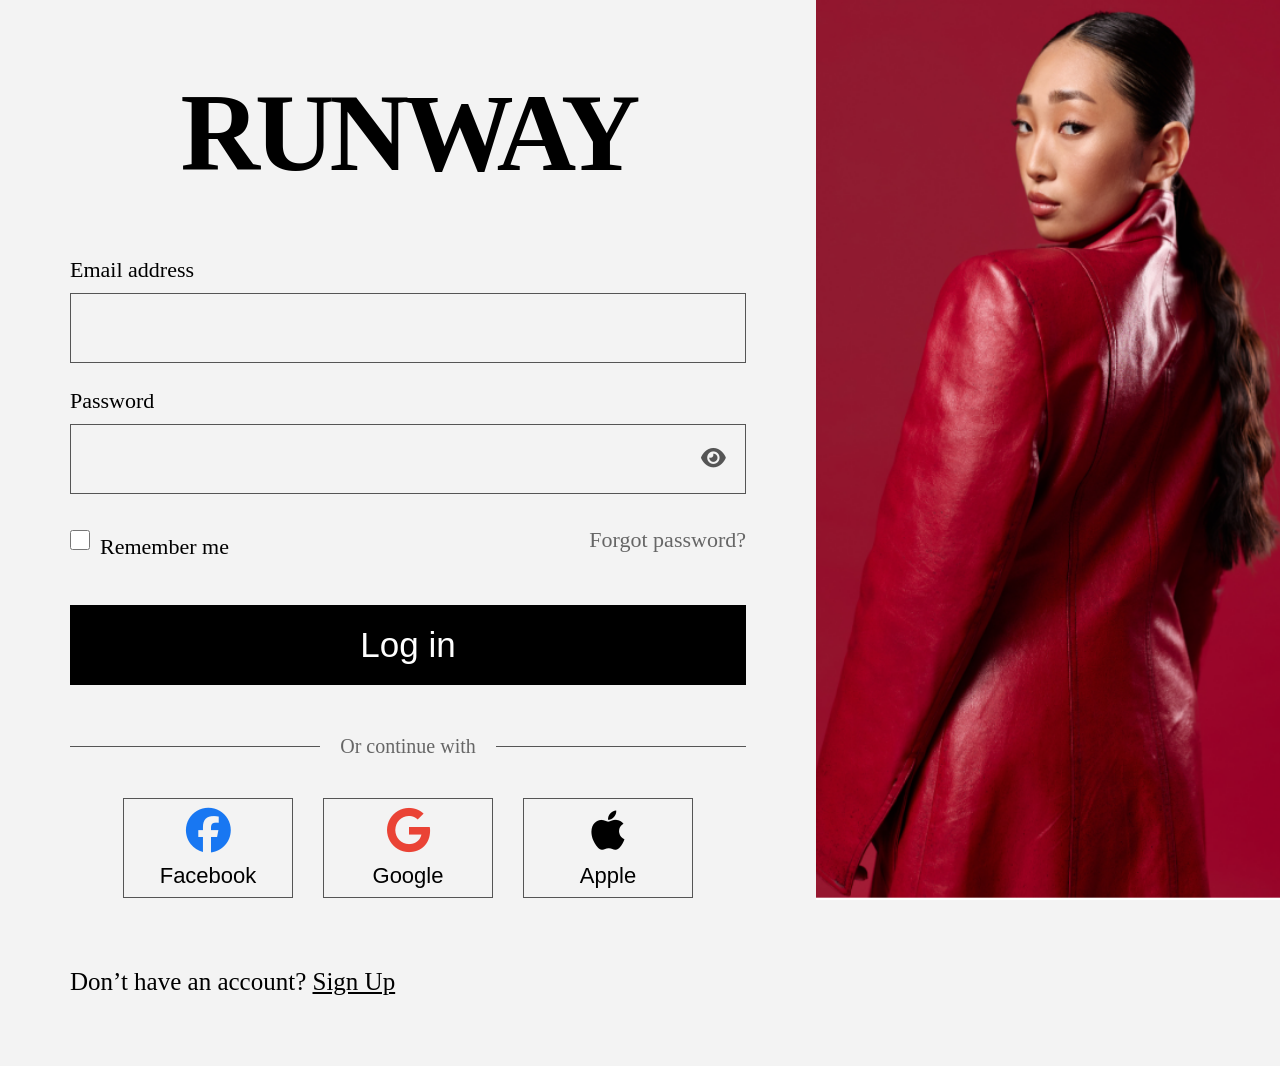
<file: index.html>
<!DOCTYPE html>
<html lang="en">
<head>
    <meta charset="UTF-8">
    <meta http-equiv="refresh" content="0; url=Act 6/index.html">
    <title>Redirecting to Login...</title>
</head>
<body>
    <script>
        window.location.href = "Act 6/index.html";
    </script>
</body>
</html>
</file>
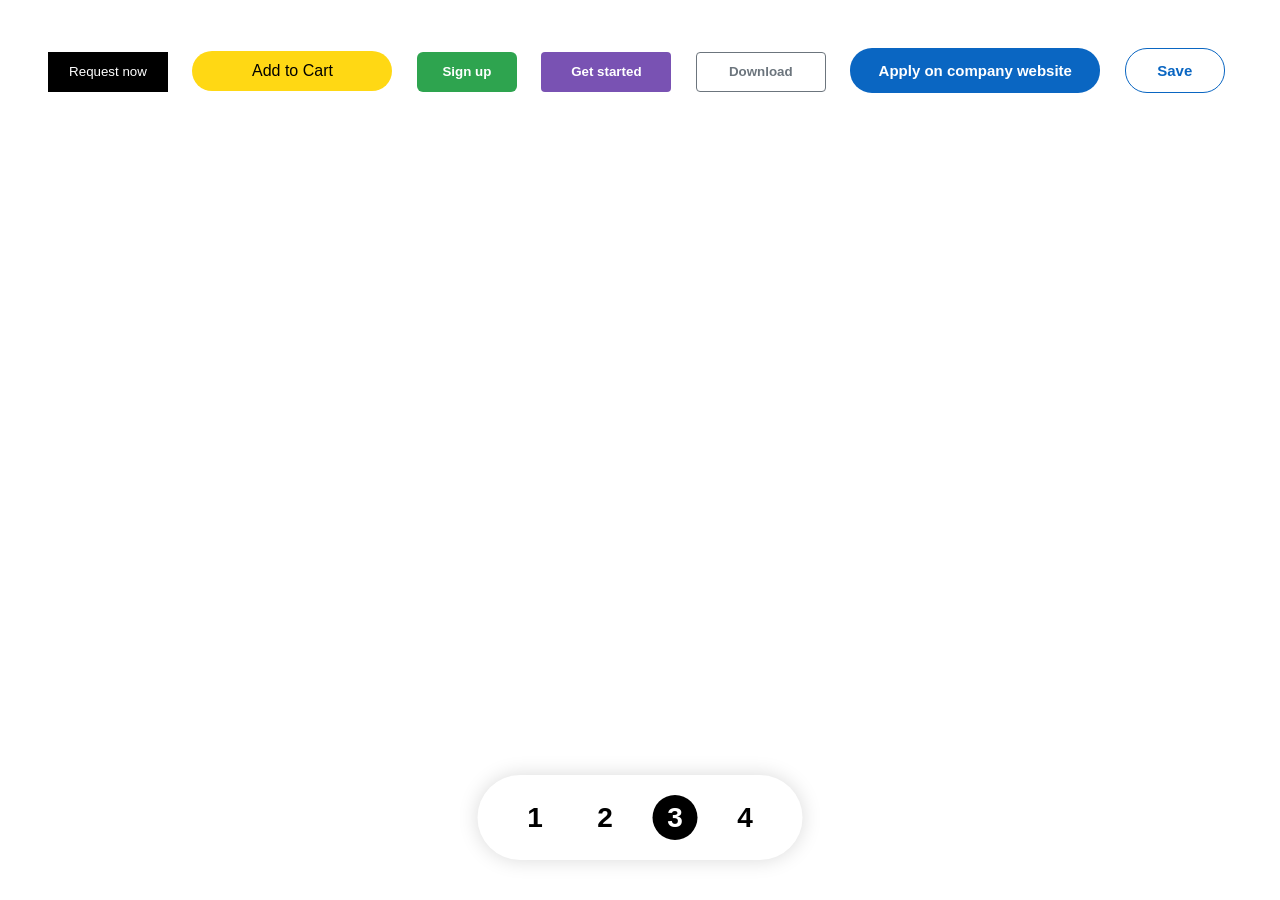
<file: Act 2/index.html>
<!DOCTYPE html>
<html lang="en">

<head>
    <meta charset="UTF-8">
    <meta name="viewport" content="width=device-width, initial-scale=1.0">
    <title>Famous Website Buttons</title>
    <link rel="stylesheet" href="style.css">
</head>

<body>

    <!-- 2a. Uber -->
    <button class="uber-btn">Request now</button>

    <!-- 2b. Amazon -->
    <button class="amazon-btn">Add to Cart</button>

    <!-- 2c. GitHub -->
    <button class="github-btn">Sign up</button>

    <!-- 2d. Bootstrap -->
    <button class="bootstrap-btn">Get started</button>
    <button class="download-btn">Download</button>

    <!-- 2e. LinkedIn -->
    <button class="linkedin-btn">Apply on company website</button>
    <button class="save-btn">Save</button>

    <!-- PAGINATION -->

    <div class="pagination-container">

        <a href="../Act 5/index.html">

            1

        </a>



        <a href="../Act 4/index.html">

            2

        </a>



        <a href="../Act 2/index.html" class="active-page">

            3

        </a>



        <a href="../Act 3/index.html">

            4

        </a>

    </div>

</body>

</html>
</file>
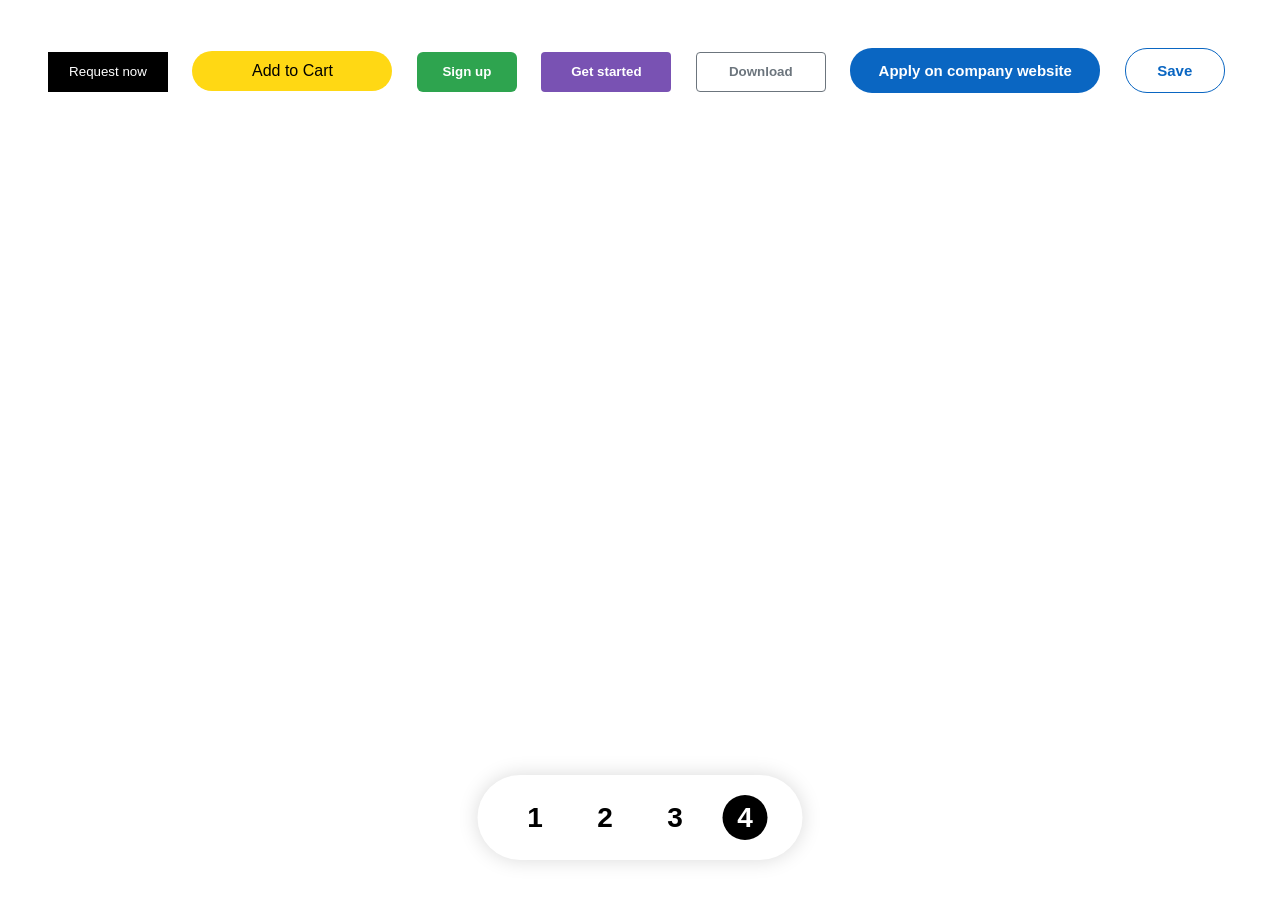
<file: Act 3/index.html>
<!DOCTYPE html>
<html lang="en">

<head>
    <meta charset="UTF-8">
    <meta name="viewport" content="width=device-width, initial-scale=1.0">
    <title>Interactive Buttons</title>
    <link rel="stylesheet" href="style.css">
</head>

<body>

    <!-- 3a. Uber -->
    <button class="uber-btn">Request now</button>

    <!-- 3b. Amazon -->
    <button class="amazon-btn">Add to Cart</button>

    <!-- 3c. GitHub -->
    <button class="github-btn">Sign up</button>

    <!-- 3d. Bootstrap -->
    <button class="bootstrap-btn">Get started</button>
    <button class="download-btn">Download</button>

    <!-- 3e. LinkedIn -->
    <button class="linkedin-btn">Apply on company website</button>
    <button class="save-btn">Save</button>

    <!-- PAGINATION -->

    <div class="pagination-container">

        <a href="../Act 5/index.html">

            1

        </a>



        <a href="../Act 4/index.html">

            2

        </a>



        <a href="../Act 2/index.html">

            3

        </a>



        <a href="../Act 3/index.html" class="active-page">

            4

        </a>

    </div>
</body>

</html>
</file>
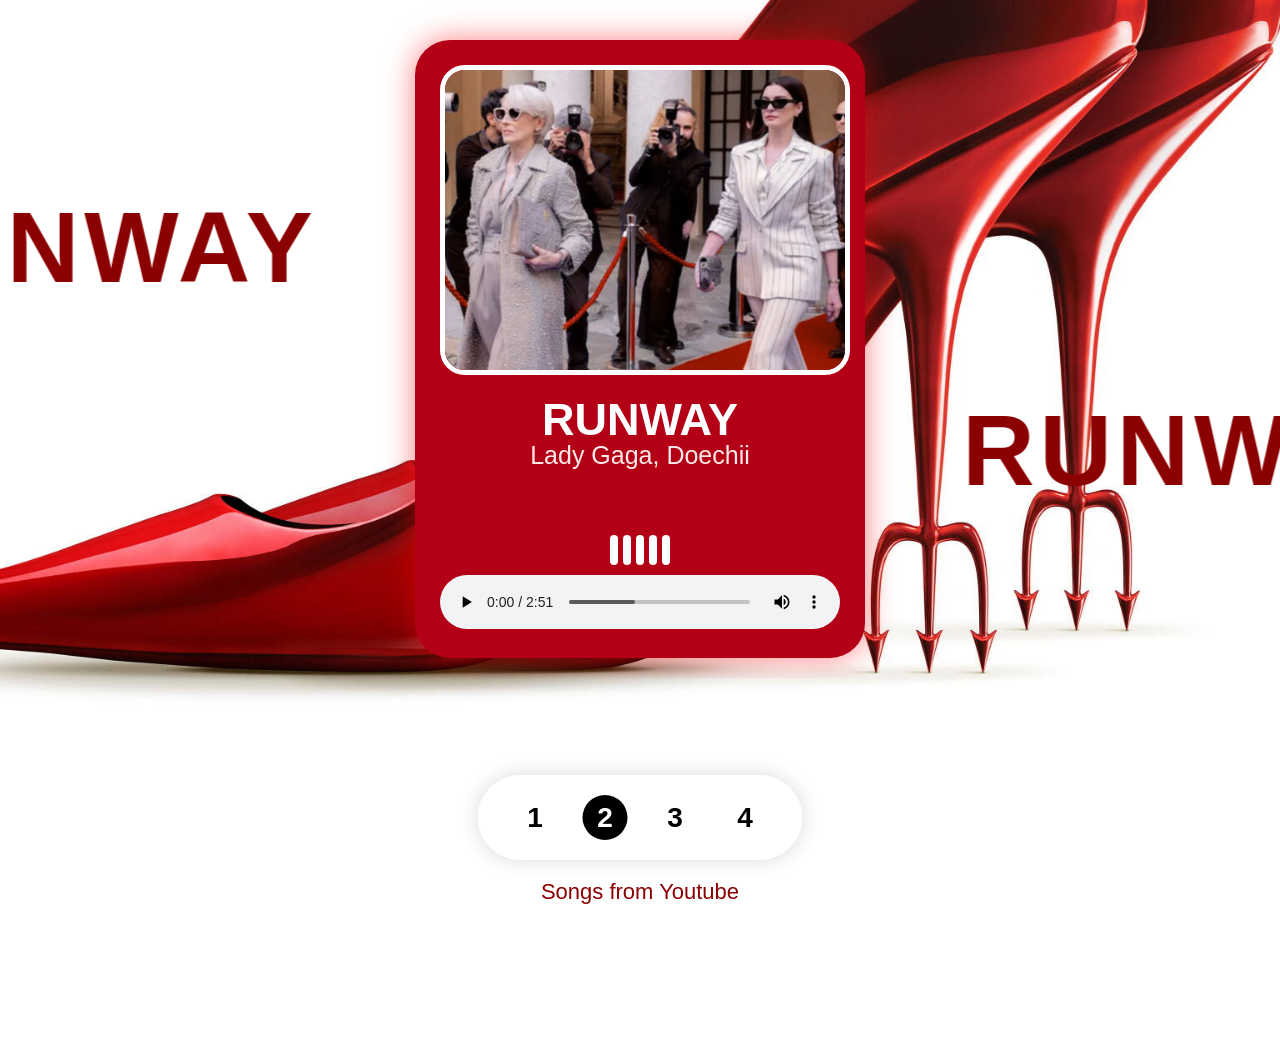
<file: Act 4/index.html>
<!DOCTYPE html>
<html lang="en">

<head>
    <meta charset="UTF-8">
    <meta name="viewport" content="width=device-width, initial-scale=1.0">

    <title>My Playlist</title>

    <!-- FAVICON -->
    <link rel="icon" type="image/png" href="images/faviconfinale.png">
    <!-- CSS -->
    <link rel="stylesheet" href="style.css">
</head>

<body>


    <!-- PLAYER SECTION (marquees layered behind the music player) -->
    <div class="player-section">

        <!-- TOP MARQUEE (behind) -->
        <marquee behavior="scroll" direction="right" scrollamount="20" class="top-marquee">
            RUNWAY RUNWAY RUNWAY RUNWAY RUNWAY
        </marquee>

        <!-- BOTTOM MARQUEE (behind) -->
        <marquee behavior="scroll" direction="left" scrollamount="20" class="bottom-marquee">
            RUNWAY RUNWAY RUNWAY RUNWAY RUNWAY
        </marquee>

        <!-- MAIN CONTAINER (in front) -->
        <div class="container">

            <!-- MUSIC PLAYER -->
            <div class="music-player">

                <!-- ALBUM IMAGE -->
                <img src="images/albumcoverfinal.jpg" alt="Album Cover" class="album-image">
                <!-- SONG TITLE -->
                <a href="https://youtu.be/XXIX2WnfbpE?si=7P0o9Jp0z-uIe3Xn" target="_blank" class="song-title">
                    RUNWAY
                </a>

                <!-- ARTIST -->
                <p class="artist-name">
                    Lady Gaga, Doechii
                </p>

                <!-- SOUND WAVES -->
                <div class="sound-wave">
                    <span></span>
                    <span></span>
                    <span></span>
                    <span></span>
                    <span></span>
                </div>

                <!-- AUDIO PLAYER -->
                <audio controls class="audio-player">
                    <source src="images/Lady Gaga, Doechii - Runway Audio.mp3" type="audio/mpeg">
                </audio>

            </div>

        </div>

    </div>

    <!-- SPOTIFY EMBED -->
    <div class="spotify-container">

        <iframe data-testid="embed-iframe" style="border-radius:12px"
            src="https://open.spotify.com/embed/album/5FKnRUB5lt7z5ac1lmu3BE?utm_source=generator" width="100%"
            height="152" frameBorder="0" allowfullscreen=""
            allow="autoplay; clipboard-write; encrypted-media; fullscreen; picture-in-picture" loading="lazy"></iframe>

    </div>

    <!-- YOUTUBE LINK -->
    <div class="youtube-link-container">

        <a href="https://www.youtube.com/watch?v=mzV32749X6A&list=PLxA687tYuMWiEUf8QkdQmsST1cHjnxwZz" target="_blank"
            class="youtube-link">

            Songs from Youtube

        </a>

    </div>
    <br>
    <br>
    <br>
    <br>
    <br>
    <br>


    <!-- PAGINATION -->

    <div class="pagination-container">

        <a href="../Act 5/index.html">

            1

        </a>



        <a href="../Act 4/index.html" class="active-page">

            2

        </a>



        <a href="../Act 2/index.html">

            3

        </a>



        <a href="../Act 3/index.html">

            4

        </a>

    </div>

</body>

</html>
</file>
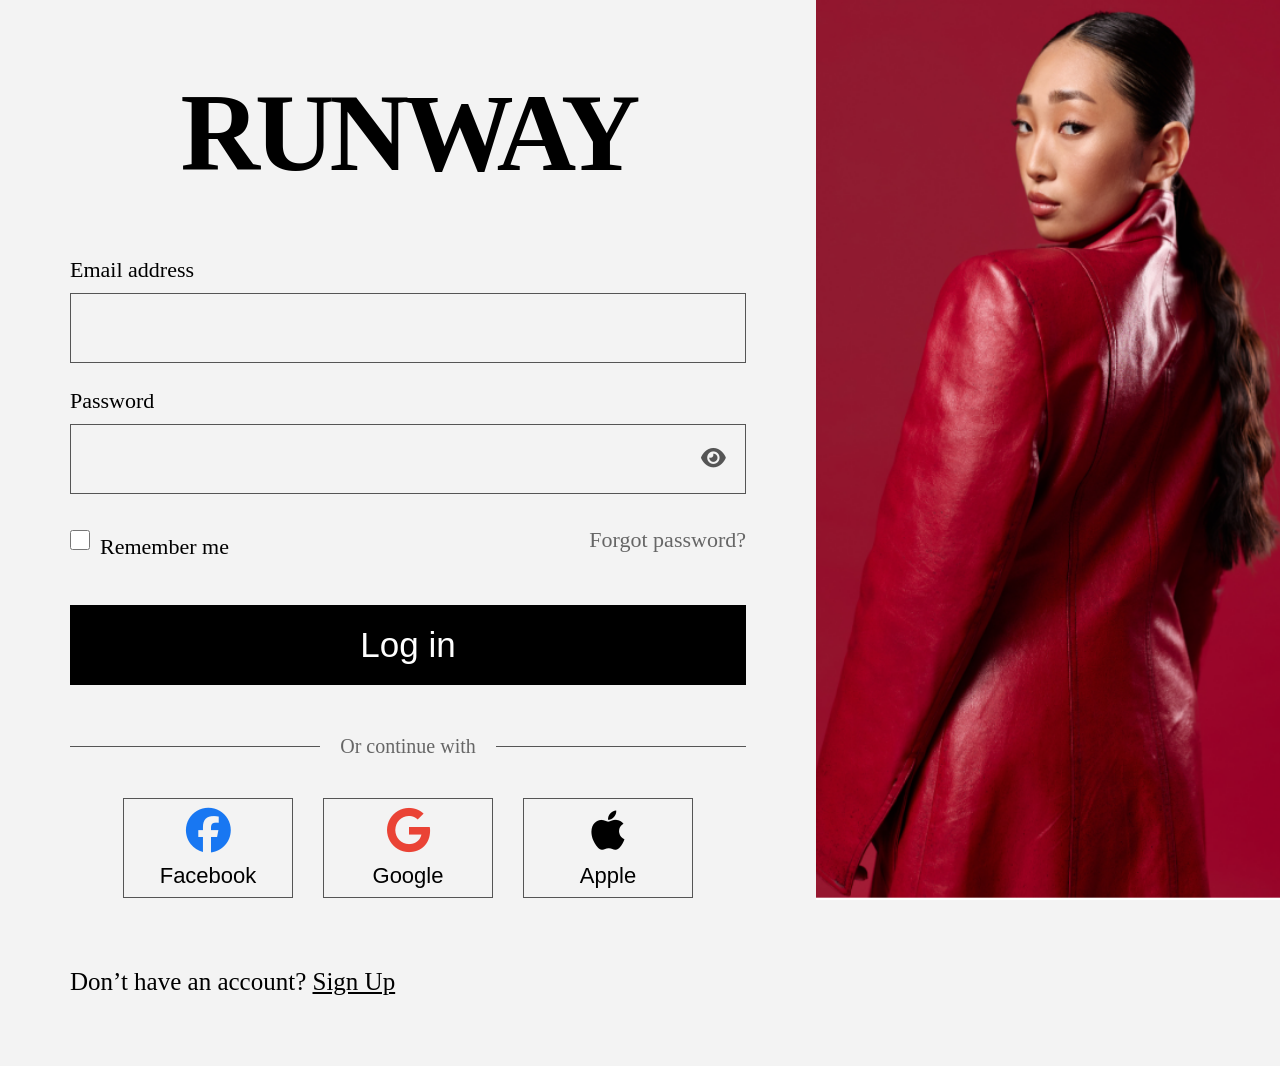
<file: Act 6/index.html>
<!DOCTYPE html>
<html lang="en">

<head>

    <meta charset="UTF-8">
    <meta name="viewport" content="width=device-width, initial-scale=1.0">

    <title>Runway Login</title>

    <!-- CSS -->
    <link rel="stylesheet" href="style.css">

    <!-- FAVICON -->
    <link rel="icon" type="image/png" href="assets/faviconfinale.png">

    <!-- FONT AWESOME -->
    <link rel="stylesheet"
    href="https://cdnjs.cloudflare.com/ajax/libs/font-awesome/6.5.1/css/all.min.css">

</head>

<body>



    <!-- MAIN CONTAINER -->

    <div class="container">



        <!-- LEFT SIDE -->

        <div class="left-section">

            <!-- LOGO -->

            <h1 class="logo">
                RUNWAY
            </h1>



            <!-- FORM -->

            <form action="../Act 5/index.html">

                <!-- EMAIL -->

                <label>Email address</label>

                <input type="email"
                placeholder=""
                required>



                <!-- PASSWORD -->

                <label>Password</label>

                <div class="password-container">

                    <input type="password"
                    id="password"
                    required>



                    <!-- EYE ICON -->

                    <span id="togglePassword">

                        <i class="fa-solid fa-eye"></i>

                    </span>

                </div>



                <!-- REMEMBER + FORGOT -->

                <div class="options">

                    <div class="remember">

                        <input type="checkbox" id="remember">

                        <label for="remember">
                            Remember me
                        </label>

                    </div>



                    <a href="#" class="forgot-password">
                        Forgot password?
                    </a>

                </div>



                <!-- LOGIN BUTTON -->

                <button type="submit" class="login-btn">

                    Log in

                </button>



                <!-- DIVIDER -->

                <div class="divider">

                    <div class="line"></div>

                    <p>Or continue with</p>

                    <div class="line"></div>

                </div>



                <!-- SOCIALS -->

                <div class="socials">

                    <!-- FACEBOOK -->

                    <button type="button" class="social-btn">

                        <i class="fa-brands fa-facebook"></i>

                        <span>Facebook</span>

                    </button>



                    <!-- GOOGLE -->

                    <button type="button" class="social-btn">

                        <i class="fa-brands fa-google"></i>

                        <span>Google</span>

                    </button>



                    <!-- APPLE -->

                    <button type="button" class="social-btn">

                        <i class="fa-brands fa-apple"></i>

                        <span>Apple</span>

                    </button>

                </div>



                <!-- SIGN UP -->

                <p class="signup-text">

                    Don’t have an account?

                    <a href="#">
                        Sign Up
                    </a>

                </p>

            </form>

        </div>



        <!-- RIGHT IMAGE -->

        <div class="right-section">

            <img src="assets/girl.png" alt="Fashion Model">

        </div>

    </div>



    <!-- JAVASCRIPT -->

    <script>

        const togglePassword =
        document.getElementById("togglePassword");

        const password =
        document.getElementById("password");



        togglePassword.addEventListener("click", function(){



            if(password.type === "password"){

                password.type = "text";

                togglePassword.innerHTML =
                '<i class="fa-solid fa-eye-slash"></i>';

            }

            else{

                password.type = "password";

                togglePassword.innerHTML =
                '<i class="fa-solid fa-eye"></i>';

            }

        });

    </script>

</body>

</html>
</file>
<file: Act 2/style.css>
body {
    font-family: Arial, sans-serif;
    padding: 30px;
}

/* 2a. Uber */
.uber-btn {
    background-color: black;
    color: white;
    height: 40px;
    width: 120px;
    border: none;
    cursor: pointer;
    margin: 10px;
}

/* 2b. Amazon */
.amazon-btn {
    background-color: rgb(255, 216, 20);
    color: black;
    height: 40px;
    width: 200px;
    border: none;
    border-radius: 20px;
    font-size: 16px;
    cursor: pointer;
    margin: 10px;
}

/* 2c. GitHub */
.github-btn {
    background-color: rgb(46, 164, 79);
    color: white;
    height: 40px;
    width: 100px;
    border: none;
    border-radius: 6px;
    font-weight: bold;
    cursor: pointer;
    margin: 10px;
}

/* 2d. Bootstrap */
.bootstrap-btn {
    background-color: rgb(121, 82, 179);
    color: white;
    height: 40px;
    width: 130px;
    border: none;
    border-radius: 4px;
    font-weight: bold;
    cursor: pointer;
    margin: 10px;
}

.download-btn {
    background-color: white;
    color: rgb(108, 117, 125);
    height: 40px;
    width: 130px;
    border: 1px solid rgb(108, 117, 125);
    border-radius: 4px;
    font-weight: bold;
    cursor: pointer;
    margin: 10px;
}

/* 2e. LinkedIn */
.linkedin-btn {
    background-color: rgb(10, 102, 194);
    color: white;
    height: 45px;
    width: 250px;
    border: none;
    border-radius: 22px;
    font-weight: bold;
    font-size: 15px;
    cursor: pointer;
    margin: 10px;
}

.save-btn {
    background-color: white;
    color: rgb(10, 102, 194);
    height: 45px;
    width: 100px;
    border: 1px solid rgb(10, 102, 194);
    border-radius: 22px;
    font-weight: bold;
    font-size: 15px;
    cursor: pointer;
    margin: 10px;
}

/* PAGINATION */

.pagination-container {

    position: fixed;

    bottom: 40px;
    left: 50%;

    transform: translateX(-50%);

    background: white;

    padding: 20px 35px;

    border-radius: 50px;

    display: flex;

    align-items: center;

    gap: 25px;

    z-index: 9999;

    box-shadow: 0px 0px 20px rgba(0, 0, 0, 0.15);
}



/* LINKS */

.pagination-container a {

    text-decoration: none;

    color: black;

    font-size: 28px;

    font-weight: bold;

    width: 45px;
    height: 45px;

    display: flex;

    justify-content: center;
    align-items: center;

    border-radius: 50%;

    transition: 0.3s;
}



/* HOVER */

.pagination-container a:hover {

    background: black;

    color: white;
}



/* ACTIVE PAGE */

.active-page {

    background: black;

    color: white !important;
}
</file>
<file: Act 3/style.css>
body {
    font-family: Arial, sans-serif;
    padding: 30px;
}

/* Smooth transition for all buttons */
button {
    transition: all 0.15s;
    cursor: pointer;
    margin: 10px;
}

/* 3a. Uber */
.uber-btn {
    background-color: black;
    color: white;
    height: 40px;
    width: 120px;
    border: none;
}

.uber-btn:hover {
    opacity: 0.8;
}

/* 3b. Amazon */
.amazon-btn {
    background-color: rgb(255, 216, 20);
    color: black;
    height: 40px;
    width: 200px;
    border: none;
    border-radius: 20px;
    font-size: 16px;
}

.amazon-btn:hover {
    background-color: rgb(245, 205, 3);
}

/* 3c. GitHub */
.github-btn {
    background-color: rgb(46, 164, 79);
    color: white;
    height: 40px;
    width: 100px;
    border: none;
    border-radius: 6px;
    font-weight: bold;
}

.github-btn:hover {
    box-shadow: 0 5px 10px rgba(0, 0, 0, 0.2);
}

/* 3d. Bootstrap */
.bootstrap-btn {
    background-color: rgb(121, 82, 179);
    color: white;
    height: 40px;
    width: 130px;
    border: none;
    border-radius: 4px;
    font-weight: bold;
}

.bootstrap-btn:hover {
    background-color: rgb(99, 60, 156);
}

.download-btn {
    background-color: white;
    color: rgb(108, 117, 125);
    height: 40px;
    width: 130px;
    border: 1px solid rgb(108, 117, 125);
    border-radius: 4px;
    font-weight: bold;
}

.download-btn:hover {
    background-color: rgb(108, 117, 125);
    color: white;
}

/* 3e. LinkedIn */
.linkedin-btn {
    background-color: rgb(10, 102, 194);
    color: white;
    height: 45px;
    width: 250px;
    border: none;
    border-radius: 22px;
    font-weight: bold;
    font-size: 15px;
}

.linkedin-btn:hover {
    background-color: rgb(2, 70, 138);
}

.save-btn {
    background-color: white;
    color: rgb(10, 102, 194);
    height: 45px;
    width: 100px;
    border: 1px solid rgb(10, 102, 194);
    border-radius: 22px;
    font-weight: bold;
    font-size: 15px;
}

.save-btn:hover {
    border-width: 2px;
    background-color: rgb(226, 240, 254);
}

/* PAGINATION */

.pagination-container {

    position: fixed;

    bottom: 40px;
    left: 50%;

    transform: translateX(-50%);

    background: white;

    padding: 20px 35px;

    border-radius: 50px;

    display: flex;

    align-items: center;

    gap: 25px;

    z-index: 9999;

    box-shadow: 0px 0px 20px rgba(0, 0, 0, 0.15);
}



/* LINKS */

.pagination-container a {

    text-decoration: none;

    color: black;

    font-size: 28px;

    font-weight: bold;

    width: 45px;
    height: 45px;

    display: flex;

    justify-content: center;
    align-items: center;

    border-radius: 50%;

    transition: 0.3s;
}



/* HOVER */

.pagination-container a:hover {

    background: black;

    color: white;
}



/* ACTIVE PAGE */

.active-page {

    background: black;

    color: white !important;
}
</file>
<file: Act 4/style.css>
/* BODY */

body {
    margin: 0;
    padding: 0;
    font-family: Arial, Helvetica, sans-serif;

    /* BACKGROUND IMAGE */
    background-image: url("images/background.png");
    /* PUT YOUR DEVIL WEARS PRADA BACKGROUND HERE */

    background-size: cover;
    background-position: center;
    background-repeat: no-repeat;
    background-attachment: fixed;

    overflow-x: hidden;
}


/* PLAYER SECTION */

.player-section {

    position: relative;

    display: flex;
    justify-content: center;
    align-items: center;

    min-height: 580px;

    padding: 40px 0 20px;

    overflow: hidden;
}


/* MARQUEE */

.top-marquee,
.bottom-marquee {

    position: absolute;
    width: 100%;

    font-size: 100px;
    font-weight: bold;
    color: darkred;
    letter-spacing: 5px;

    z-index: 0;
}

.top-marquee {
    top: 28%;
}

.bottom-marquee {
    top: 58%;
}


/* MAIN CONTAINER */

.container {

    display: flex;
    justify-content: center;
    align-items: center;

    position: relative;
    z-index: 1;
}


/* MUSIC PLAYER */

.music-player {

    width: 400px;
    background: #b30016;

    border-radius: 35px;

    padding: 25px;

    text-align: center;

    box-shadow: 0px 0px 30px rgba(255, 0, 0, 0.5);
}


/* ALBUM IMAGE */

.album-image {

    width: 100%;
    height: 300px;

    object-fit: cover;

    border-radius: 25px;

    border: 5px solid white;
}


/* SONG TITLE */

.song-title {

    display: inline-block;

    margin-top: 15px;

    font-size: 45px;
    font-weight: bold;

    color: white;

    text-decoration: none;

    transition: 0.3s;
}


.song-title:hover {

    color: pink;
    text-decoration: underline;
    transform: scale(1.05);
}


/* ARTIST */

.artist-name {

    font-size: 25px;
    color: #ffeaea;

    margin-top: -5px;

    transition: 0.3s;

    cursor: pointer;
}

.artist-name:hover {

    color: pink;

    letter-spacing: 2px;
}


/* AUDIO PLAYER */

.audio-player {

    margin-top: 10px;
    width: 100%;
}


/* PROGRESS BAR */

.progress-bar {

    width: 100%;
    margin-top: 15px;

    cursor: pointer;
}


/* CONTROLS */

.controls {

    display: flex;
    justify-content: center;
    align-items: center;

    gap: 20px;

    margin-top: 20px;
}


/* BUTTONS */

.btn,
.play-btn {

    border: none;

    cursor: pointer;

    transition: 0.3s;

    color: white;

    background: transparent;
}


.btn {

    font-size: 40px;
}


.play-btn {

    width: 90px;
    height: 90px;

    border-radius: 50%;

    background: white;

    color: darkred;

    font-size: 40px;

    font-weight: bold;
}


.btn:hover {

    transform: scale(1.2);
    color: pink;
}


.play-btn:hover {

    transform: scale(1.1);

    background: pink;
    color: darkred;

    box-shadow: 0px 0px 20px white;
}


/* SOUND WAVES */

.sound-wave {

    display: flex;
    justify-content: center;
    align-items: flex-end;

    gap: 5px;

    margin-top: 25px;

    /* FIXED HEIGHT */
    height: 70px;

    overflow: hidden;
}


.sound-wave span {

    width: 8px;
    height: 30px;

    background: white;

    border-radius: 10px;

    animation: wave 1s infinite ease-in-out;
}


.sound-wave span:nth-child(2) {
    animation-delay: 0.2s;
}

.sound-wave span:nth-child(3) {
    animation-delay: 0.4s;
}

.sound-wave span:nth-child(4) {
    animation-delay: 0.6s;
}

.sound-wave span:nth-child(5) {
    animation-delay: 0.8s;
}


@keyframes wave {

    0% {
        height: 20px;
    }

    50% {
        height: 60px;
    }

    100% {
        height: 20px;
    }
}


.sound-wave span {

    width: 8px;
    height: 30px;

    background: white;

    border-radius: 10px;

    animation: wave 1s infinite ease-in-out;
}


.sound-wave span:nth-child(2) {
    animation-delay: 0.2s;
}

.sound-wave span:nth-child(3) {
    animation-delay: 0.4s;
}

.sound-wave span:nth-child(4) {
    animation-delay: 0.6s;
}

.sound-wave span:nth-child(5) {
    animation-delay: 0.8s;
}


@keyframes wave {

    0% {
        height: 20px;
    }

    50% {
        height: 60px;
    }

    100% {
        height: 20px;
    }
}


/* SPOTIFY */

.spotify-container {

    width: 400px;

    margin: auto;

    margin-top: 30px;
}


/* YOUTUBE LINK */

.youtube-link-container {

    text-align: center;

    margin-top: 15px;
    margin-bottom: 30px;
}


.youtube-link {

    font-size: 22px;

    color: darkred;

    text-decoration: none;

    transition: 0.3s;
}


.youtube-link:hover {

    color: crimson;

    text-decoration: underline;

    letter-spacing: 2px;
}

/* PAGINATION */

.pagination-container {

    position: fixed;

    bottom: 40px;
    left: 50%;

    transform: translateX(-50%);

    background: white;

    padding: 20px 35px;

    border-radius: 50px;

    display: flex;

    align-items: center;

    gap: 25px;

    z-index: 9999;

    box-shadow: 0px 0px 20px rgba(0, 0, 0, 0.15);
}



/* LINKS */

.pagination-container a {

    text-decoration: none;

    color: black;

    font-size: 28px;

    font-weight: bold;

    width: 45px;
    height: 45px;

    display: flex;

    justify-content: center;
    align-items: center;

    border-radius: 50%;

    transition: 0.3s;
}



/* HOVER */

.pagination-container a:hover {

    background: black;

    color: white;
}



/* ACTIVE PAGE */

.active-page {

    background: black;

    color: white !important;
}
</file>
<file: Act 6/style.css>
/* RESET */

* {

    margin: 0;
    padding: 0;
    box-sizing: border-box;
}



/* BODY */

body {

    font-family: Georgia, 'Times New Roman', serif;

    background: #f3f3f3;

    overflow-x: hidden;
}



/* CONTAINER */

.container {

    display: flex;

    width: 100%;
    min-height: 100vh;
}



/* LEFT SIDE */

.left-section {

    width: calc(100% - 464px);

    padding: 70px;

    background: #f3f3f3;
}



/* LOGO */

.logo {

    font-size: 110px;

    text-align: center;

    margin-bottom: 60px;

    font-weight: bold;

    letter-spacing: -5px;
}



/* FORM */

form {

    width: 100%;
}



/* LABELS */

label {

    display: block;

    font-size: 22px;

    margin-bottom: 10px;

    margin-top: 25px;
}



/* INPUTS */

input[type="email"],
input[type="password"],
input[type="text"] {

    width: 100%;

    height: 70px;

    border: 1px solid #555;

    background: transparent;

    padding-left: 20px;

    font-size: 20px;

    outline: none;

    transition: 0.3s;
}



/* INPUT HOVER */

input:hover {

    border: 1px solid black;
}



/* INPUT FOCUS */

input:focus {

    border: 2px solid black;
}



/* PASSWORD CONTAINER */

.password-container {

    position: relative;
}



/* EYE ICON */

#togglePassword {

    position: absolute;

    right: 20px;
    top: 50%;

    transform: translateY(-50%);

    cursor: pointer;

    font-size: 22px;

    color: #555;
}



/* OPTIONS */

.options {

    display: flex;

    justify-content: space-between;
    align-items: center;

    margin-top: 15px;
}



/* REMEMBER */

.remember {

    display: flex;
    align-items: center;

    gap: 10px;
}



/* CHECKBOX */

input[type="checkbox"] {

    width: 20px;
    height: 20px;

    cursor: pointer;
}



/* FORGOT PASSWORD */

.forgot-password {

    text-decoration: none;

    color: #666;

    font-size: 22px;

    transition: 0.3s;
}



/* FORGOT HOVER */

.forgot-password:hover {

    text-decoration: underline;
}



/* LOGIN BUTTON */

.login-btn {

    width: 100%;

    height: 80px;

    margin-top: 35px;

    background: black;

    color: white;

    font-size: 35px;

    border: none;

    cursor: pointer;

    transition: 0.3s;
}



/* LOGIN BUTTON HOVER */

.login-btn:hover {

    background: white;

    color: black;

    border: 2px solid black;
}



/* DIVIDER */

.divider {

    display: flex;

    align-items: center;

    justify-content: center;

    gap: 20px;

    margin-top: 50px;
}



/* LINE */

.line {

    width: 100%;

    height: 1px;

    background: #555;
}



/* DIVIDER TEXT */

.divider p {

    color: #666;

    font-size: 20px;

    white-space: nowrap;
}



/* SOCIALS */

.socials {

    display: flex;

    justify-content: center;

    gap: 30px;

    margin-top: 40px;
}



/* SOCIAL BUTTON */

.social-btn {

    width: 170px;
    height: 100px;

    background: transparent;

    border: 1px solid #555;

    cursor: pointer;

    transition: 0.3s;

    display: flex;

    flex-direction: column;

    justify-content: center;
    align-items: center;

    gap: 10px;
}



/* SOCIAL HOVER */

.social-btn:hover {

    background: white;

    transform: translateY(-5px);
}



/* SOCIAL ICONS */

.social-btn i {

    font-size: 45px;
}



/* SOCIAL TEXT */

.social-btn span {

    font-size: 22px;
}



/* FACEBOOK */

.fa-facebook {

    color: #1877f2;
}



/* GOOGLE */

.fa-google {

    color: #ea4335;
}



/* APPLE */

.fa-apple {

    color: black;
}



/* SIGNUP */

.signup-text {

    margin-top: 70px;

    font-size: 25px;
}



/* SIGNUP LINK */

.signup-text a {

    color: black;

    transition: 0.3s;
}



/* SIGNUP HOVER */

.signup-text a:hover {

    font-weight: bold;
}



/* RIGHT SECTION */

.right-section {

    width: 464px;
    height: 100vh;

    position: fixed;

    right: 0;
    top: 0;

    overflow: hidden;

    background: black;
}



/* IMAGE */

.right-section img {

    width: 100%;
    height: 100vh;

    object-fit: cover;

    display: block;
}



/* RESPONSIVE */

@media(max-width: 1100px) {

    .right-section {

        display: none;
    }

    .left-section {

        width: 100%;
    }

}

/* PAGINATION */

.pagination-container {

    position: fixed;

    bottom: 40px;
    left: 50%;

    transform: translateX(-50%);

    background: white;

    padding: 20px 35px;

    border-radius: 50px;

    display: flex;

    align-items: center;

    gap: 25px;

    z-index: 9999;

    box-shadow: 0px 0px 20px rgba(0, 0, 0, 0.15);
}



/* LINKS */

.pagination-container a {

    text-decoration: none;

    color: black;

    font-size: 28px;

    font-weight: bold;

    width: 45px;
    height: 45px;

    display: flex;

    justify-content: center;
    align-items: center;

    border-radius: 50%;

    transition: 0.3s;
}



/* HOVER */

.pagination-container a:hover {

    background: black;

    color: white;
}



/* ACTIVE PAGE */

.active-page {

    background: black;

    color: white !important;
}
</file>
